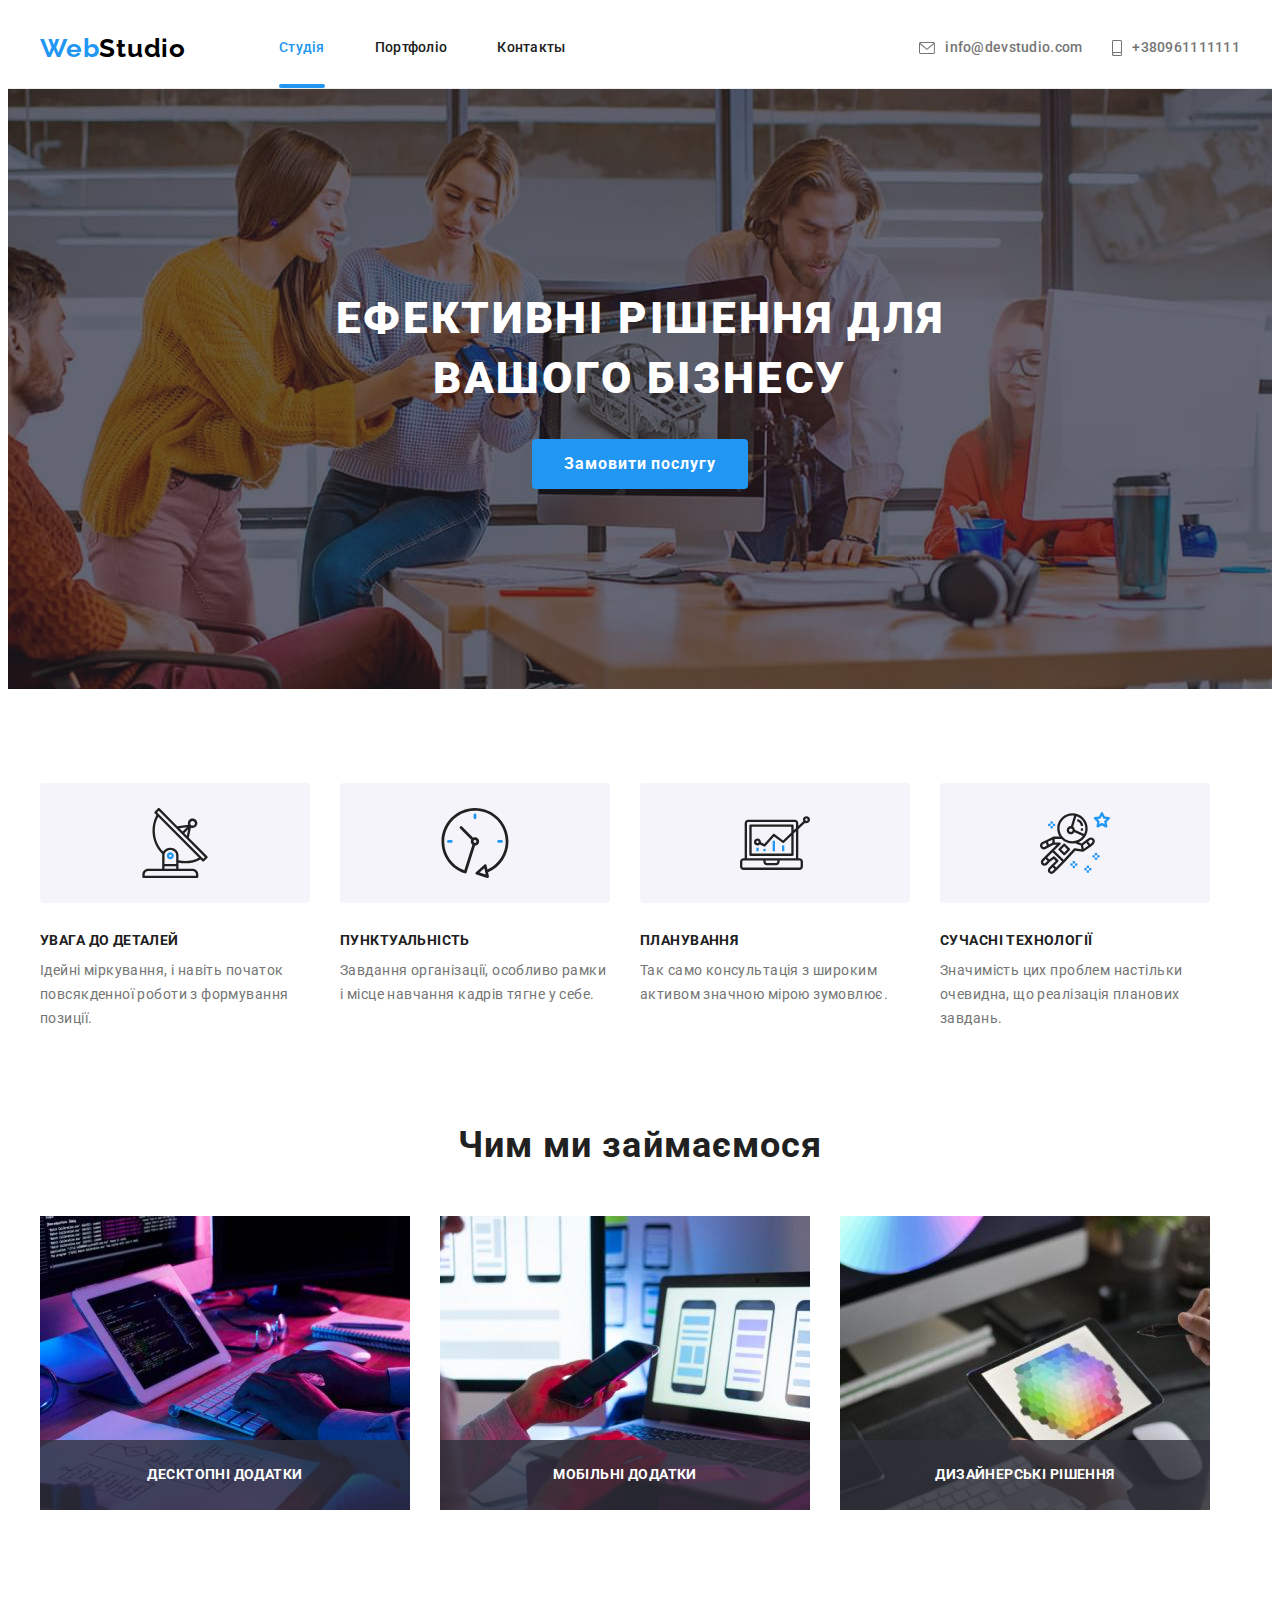
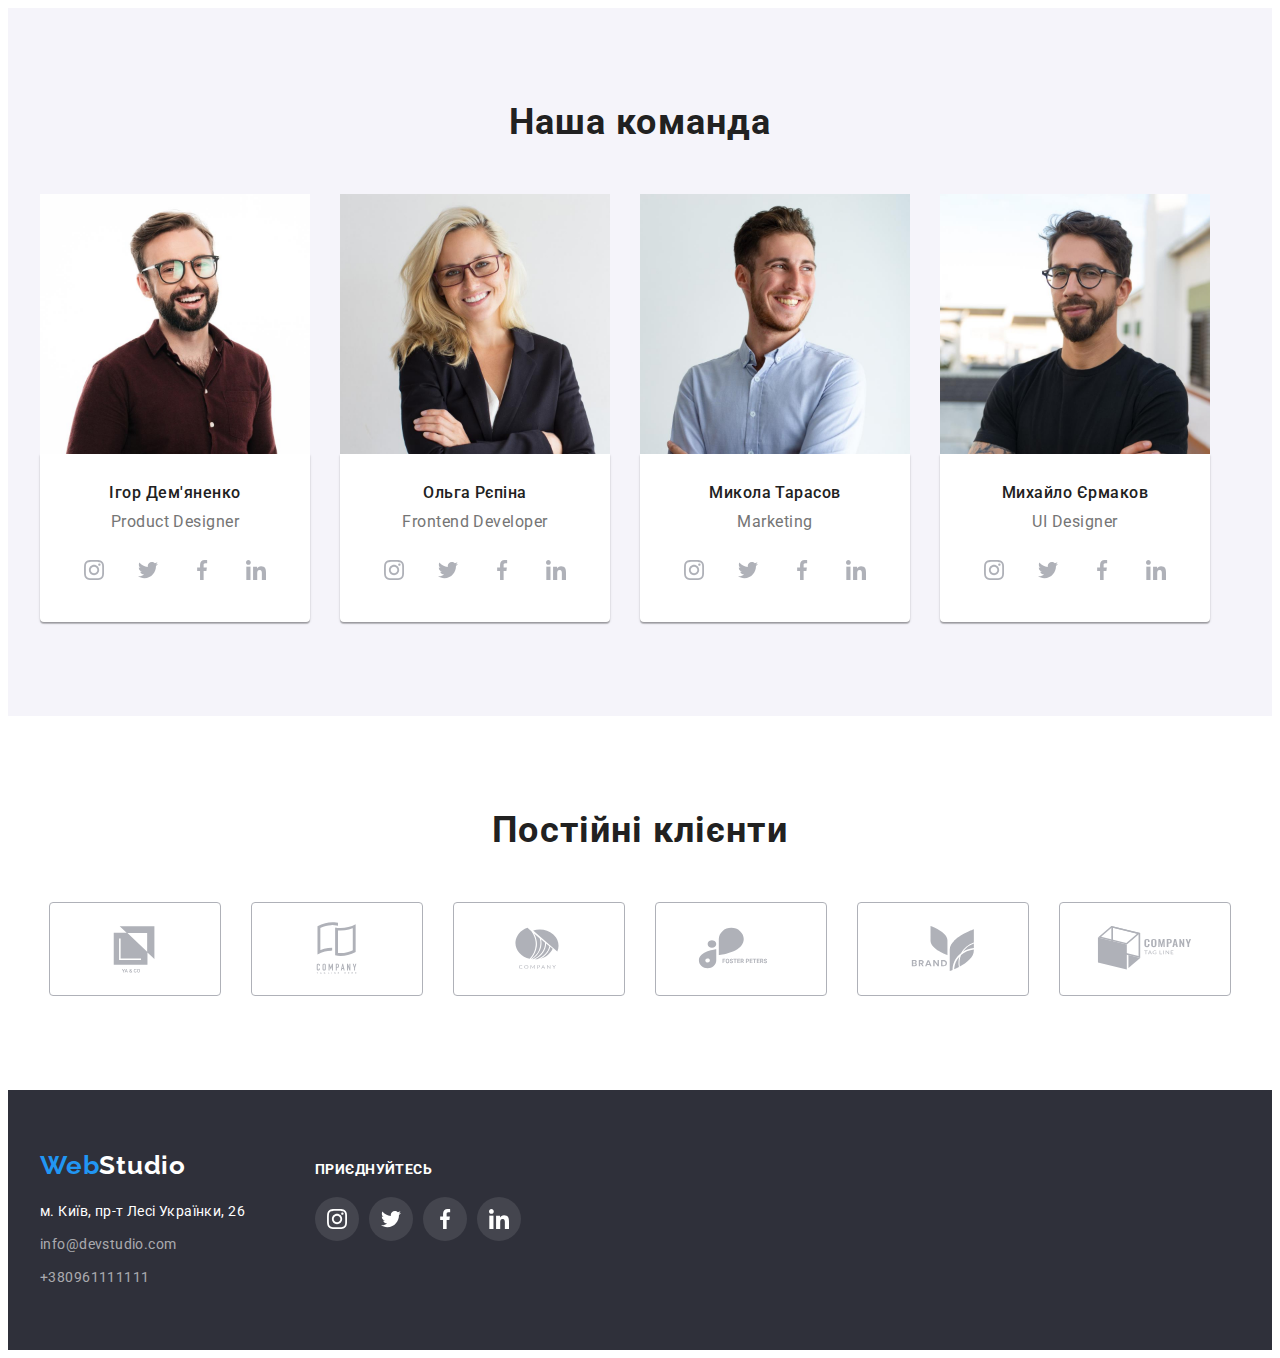
<file: index.html>
<!DOCTYPE html>
<html lang="X-UA-Compatible">
  <head>
    <meta charset="UTF-8" />
    <meta http-equiv="X-UA-Compatible" content="IE=edge" />
    <meta name="viewport" content="width=device-width, initial-scale=1.0" />
    <title>WebStudio</title>
    <link rel="preconnect" href="https://fonts.googleapis.com" />
    <link rel="preconnect" href="https://fonts.gstatic.com" crossorigin />
    <link
      href="https://fonts.googleapis.com/css2?family=Raleway:wght@700&family=Roboto:wght@400;500;700;900&display=swap"
      rel="stylesheet"
    />
    <link
      rel="stylesheet"
      href="https://cdnjs.cloudflare.com/ajax/libs/modern-normalize/1.1.0/modern-normalize.min.css"
      integrity="sha512-wpPYUAdjBVSE4KJnH1VR1HeZfpl1ub8YT/NKx4PuQ5NmX2tKuGu6U/JRp5y+Y8XG2tV+wKQpNHVUX03MfMFn9Q=="
      crossorigin="anonymous"
      referrerpolicy="no-referrer"
    />
    <link rel="stylesheet" href="./css/style.css" />
  </head>
  <body>
    <!-- Новигация, контакты и тд -->

    <header class="header">
      <div class="header-container container">
        <nav class="header-nav">
          <a class="header-logo link" href="" lang="en"
            ><span lang="en">Web</span>Studio
          </a>

          <ul class="header-list list">
            <li class="header-item">
              <a class="header-link link active current" href="./index.html"
                >Студія</a
              >
            </li>
            <li class="header-item">
              <a class="header-link link" href="./portfolio.html">Портфоліо</a>
            </li>
            <li class="header-item">
              <a class="header-link link" href="">Контакты</a>
            </li>
          </ul>
        </nav>
        <ul class="header-contact list">
          <li class="header-contact-item">
            <a class="header-mail link" href="mailto:info@devstudio.com">
              <svg class="mail-icon" width="16" height="12">
                <use href="./images/stydi/symbol-defs.svg#icon-envelope"></use>
              </svg>
              info@devstudio.com
            </a>
          </li>
          <li class="header-contact-item">
            <a class="header-tel link" href="tel:+380961111111">
              <svg class="tel-icon" width="10" height="16">
                <use
                  href="./images/stydi/symbol-defs.svg#icon-smartphone"
                ></use>
              </svg>
              +380961111111
            </a>
          </li>
        </ul>
      </div>
    </header>

    <!-- Слоган -->

    <main class="">
      <section class="hero">
        <h1 class="hero-title">
          Ефективні рішення для<br />
          вашого бізнесу
        </h1>
        <button class="hero-btn" type="button" data-modal-open>
          Замовити послугу
        </button>
      </section>

      <!-- Проф скил -->

      <section class="priorities section">
        <div class="priorities-container container">
          <ul class="priorities-list list">
            <li class="priorities-item">
              <div class="priorities-icon">
                <svg class="priorities-icons">
                  <use
                    href="./images/stydi/symbol-defs.svg#icon-antenna-1"
                  ></use>
                </svg>
              </div>
              <h3 class="priorities-title">УВАГА ДО ДЕТАЛЕЙ</h3>
              <p class="priorities-text">
                Ідейні міркування, і навіть початок повсякденної роботи з
                формування позиції.
              </p>
            </li>
            <li class="priorities-item">
              <div class="priorities-icon">
                <svg class="priorities-icons">
                  <use href="./images/stydi/symbol-defs.svg#icon-clock-1"></use>
                </svg>
              </div>
              <h3 class="priorities-title">ПУНКТУАЛЬНІСТЬ</h3>
              <p class="priorities-text">
                Завдання організації, особливо рамки і місце навчання кадрів
                тягне у себе.
              </p>
            </li>
            <li class="priorities-item">
              <div class="priorities-icon">
                <svg class="priorities-icons">
                  <use
                    href="./images/stydi/symbol-defs.svg#icon-diagram-1"
                  ></use>
                </svg>
              </div>
              <h3 class="priorities-title">ПЛАНУВАННЯ</h3>
              <p class="priorities-text">
                Так само консультація з широким активом значною мірою зумовлює.
              </p>
            </li>
            <li class="priorities-item">
              <div class="priorities-icon">
                <svg class="priorities-icons">
                  <use
                    href="./images/stydi/symbol-defs.svg#icon-astronaut-1"
                  ></use>
                </svg>
              </div>
              <h3 class="priorities-title">СУЧАСНІ ТЕХНОЛОГІЇ</h3>
              <p class="priorities-text">
                Значимість цих проблем настільки очевидна, що реалізація
                планових завдань.
              </p>
            </li>
          </ul>
        </div>
      </section>

      <!-- Вид деятельности -->

      <section class="example section">
        <div class="example-container container">
          <h2 class="example-title">Чим ми займаємося</h2>
          <ul class="example-list list">
            <li class="example-item">
              <div class="example-thumb">
                <img
                  class="example-img"
                  src="./images/stydi/img1.jpg"
                  alt="Програмист пишет код"
                  width="370"
                  height="294"
                />
                <p class="example-text">Десктопні додатки</p>
              </div>
            </li>
            <li class="example-item">
              <div class="example-thumb">
                <img
                  class="example-img"
                  src="./images/stydi/img2.jpg"
                  alt="Дизайн меню для смартфона"
                  width="370"
                  height="294"
                />
                <p class="example-text">Мобільні додатки</p>
              </div>
            </li>
            <li class="example-item">
              <div class="example-thumb">
                <img
                  class="example-img"
                  src="./images/stydi/img3.jpg"
                  alt="В руках планшет со стилусом"
                  width="370"
                  height="294"
                />
                <p class="example-text">Дизайнерські рішення</p>
              </div>
            </li>
          </ul>
        </div>
      </section>

      <!-- Сотрудники -->

      <section class="team section">
        <div class="team-container container">
          <h2 class="team-title">Наша команда</h2>
          <ul class="team-list list">
            <li class="team-item">
              <img
                class="team-img"
                src="./images/stydi/img4.jpg"
                alt="Игорь Демьяненко"
                width="270"
                height="260"
              />

              <div class="team-employee">
                <h3 class="team-subtitle">Ігор Дем'яненко</h3>
                <p class="team-text" lang="en">Product Designer</p>
                <ul class="team-social-list list">
                  <li class="team-social-item">
                    <a class="team-social-link link" href="">
                      <svg class="team-social-icon" width="20" height="20">
                        <use
                          href="./images/stydi/symbol-defs.svg#icon-instagram-2"
                        ></use>
                      </svg>
                    </a>
                  </li>

                  <li class="team-social-item">
                    <a class="team-social-link link" href="">
                      <svg class="team-social-icon" width="20" height="20">
                        <use
                          href="./images/stydi/symbol-defs.svg#icon-twitter-1"
                        ></use>
                      </svg>
                    </a>
                  </li>

                  <li class="team-social-item">
                    <a class="team-social-link link" href="">
                      <svg class="team-social-icon" width="20" height="20">
                        <use
                          href="./images/stydi/symbol-defs.svg#icon-facebook-1"
                        ></use>
                      </svg>
                    </a>
                  </li>

                  <li class="team-social-item">
                    <a class="team-social-link link" href="">
                      <svg class="team-social-icon" width="20" height="20">
                        <use
                          href="./images/stydi/symbol-defs.svg#icon-linkedin-1"
                        ></use>
                      </svg>
                    </a>
                  </li>
                </ul>
              </div>
            </li>

            <li class="team-item">
              <img
                class="team-img"
                src="./images/stydi/img5.jpg"
                alt="Ольга Репина"
                width="270"
                height="260"
              />
              <div class="team-employee">
                <h3 class="team-subtitle">Ольга Рєпіна</h3>
                <p class="team-text" lang="en">Frontend Developer</p>
                <ul class="team-social-list list">
                  <li class="team-social-item">
                    <a class="team-social-link link" href="">
                      <svg class="team-social-icon" width="20" height="20">
                        <use
                          href="./images/stydi/symbol-defs.svg#icon-instagram-2"
                        ></use>
                      </svg>
                    </a>
                  </li>

                  <li class="team-social-item">
                    <a class="team-social-link link" href="">
                      <svg class="team-social-icon" width="20" height="20">
                        <use
                          href="./images/stydi/symbol-defs.svg#icon-twitter-1"
                        ></use>
                      </svg>
                    </a>
                  </li>

                  <li class="team-social-item">
                    <a class="team-social-link link" href="">
                      <svg class="team-social-icon" width="20" height="20">
                        <use
                          href="./images/stydi/symbol-defs.svg#icon-facebook-1"
                        ></use>
                      </svg>
                    </a>
                  </li>

                  <li class="team-social-item">
                    <a class="team-social-link link" href="">
                      <svg class="team-social-icon" width="20" height="20">
                        <use
                          href="./images/stydi/symbol-defs.svg#icon-linkedin-1"
                        ></use>
                      </svg>
                    </a>
                  </li>
                </ul>
              </div>
            </li>

            <li class="team-item">
              <img
                class="team-img"
                src="./images/stydi/img6.jpg"
                alt="Николай Тарасов"
                width="270"
                height="260"
              />
              <div class="team-employee">
                <h3 class="team-subtitle">Микола Тарасов</h3>
                <p class="team-text" lang="en">Marketing</p>
                <ul class="team-social-list list">
                  <li class="team-social-item">
                    <a class="team-social-link link" href="">
                      <svg class="team-social-icon" width="20" height="20">
                        <use
                          href="./images/stydi/symbol-defs.svg#icon-instagram-2"
                        ></use>
                      </svg>
                    </a>
                  </li>

                  <li class="team-social-item">
                    <a class="team-social-link link" href="">
                      <svg class="team-social-icon" width="20" height="20">
                        <use
                          href="./images/stydi/symbol-defs.svg#icon-twitter-1"
                        ></use>
                      </svg>
                    </a>
                  </li>

                  <li class="team-social-item">
                    <a class="team-social-link link" href="">
                      <svg class="team-social-icon" width="20" height="20">
                        <use
                          href="./images/stydi/symbol-defs.svg#icon-facebook-1"
                        ></use>
                      </svg>
                    </a>
                  </li>

                  <li class="team-social-item">
                    <a class="team-social-link link" href="">
                      <svg class="team-social-icon" width="20" height="20">
                        <use
                          href="./images/stydi/symbol-defs.svg#icon-linkedin-1"
                        ></use>
                      </svg>
                    </a>
                  </li>
                </ul>
              </div>
            </li>

            <li class="team-item">
              <img
                class="team-img"
                src="./images/stydi/img7.jpg"
                alt="Михаил Ермаков"
                width="270"
                height="260"
              />
              <div class="team-employee">
                <h3 class="team-subtitle">Михайло Єрмаков</h3>
                <p class="team-text" lang="en">UI Designer</p>
                <ul class="team-social-list list">
                  <li class="team-social-item">
                    <a class="team-social-link link" href="">
                      <svg class="team-social-icon" width="20" height="20">
                        <use
                          href="./images/stydi/symbol-defs.svg#icon-instagram-2"
                        ></use>
                      </svg>
                    </a>
                  </li>

                  <li class="team-social-item">
                    <a class="team-social-link link" href="">
                      <svg class="team-social-icon" width="20" height="20">
                        <use
                          href="./images/stydi/symbol-defs.svg#icon-twitter-1"
                        ></use>
                      </svg>
                    </a>
                  </li>

                  <li class="team-social-item">
                    <a class="team-social-link link" href="">
                      <svg class="team-social-icon" width="20" height="20">
                        <use
                          href="./images/stydi/symbol-defs.svg#icon-facebook-1"
                        ></use>
                      </svg>
                    </a>
                  </li>

                  <li class="team-social-item">
                    <a class="team-social-link link" href="">
                      <svg class="team-social-icon" width="20" height="20">
                        <use
                          href="./images/stydi/symbol-defs.svg#icon-linkedin-1"
                        ></use>
                      </svg>
                    </a>
                  </li>
                </ul>
              </div>
            </li>
          </ul>
        </div>
      </section>

      <!----------------------------CLIENTS----------------->

      <section class="clients section">
        <div class="clients-container container">
          <h2 class="clients-title">Постійні клієнти</h2>
          <ul class="clients-list list">
            <li class="clients-item">
              <a class="clients-link" href="">
                <svg class="clients-icon width=100 height=100">
                  <use href="./images/stydi/symbol-defs.svg#icon-Logo"></use>
                </svg>
              </a>
            </li>
            <li class="clients-item">
              <a class="clients-link" href="">
                <svg class="clients-icon width=100 height=100">
                  <use href="./images/stydi/symbol-defs.svg#icon-Logo-1"></use>
                </svg>
              </a>
            </li>
            <li class="clients-item">
              <a class="clients-link" href="">
                <svg class="clients-icon width=100 height=100">
                  <use href="./images/stydi/symbol-defs.svg#icon-Logo-2"></use>
                </svg>
              </a>
            </li>
            <li class="clients-item">
              <a class="clients-link" href="">
                <svg class="clients-icon width=100 height=100">
                  <use href="./images/stydi/symbol-defs.svg#icon-Logo-3"></use>
                </svg>
              </a>
            </li>
            <li class="clients-item">
              <a class="clients-link" href="">
                <svg class="clients-icon width=100 height=100">
                  <use href="./images/stydi/symbol-defs.svg#icon-Logo-4"></use>
                </svg>
              </a>
            </li>
            <li class="clients-item">
              <a class="clients-link" href="">
                <svg class="clients-icon width=100 height=100">
                  <use href="./images/stydi/symbol-defs.svg#icon-Logo-5"></use>
                </svg>
              </a>
            </li>
          </ul>
        </div>
      </section>
    </main>

    <!-- Подвал с контактами -->
    <footer class="footer">
      <div class="footer-container container">
        <div class="footer-blok">
          <a class="footer-logo link" href="" lang="en"
            ><span lang="en">Web</span>Studio</a
          >
          <address class="footer-contact">
            <ul class="footer-list list">
              <li class="footer-item">
                <a
                  class="footer-address link"
                  href="https://goo.gl/maps/cScgRgd44BL1W8yu9"
                  target="_blank"
                  rel="noopener noreferrer"
                  >м. Київ, пр-т Лесі Українки, 26
                </a>
              </li>
              <li class="footer-item">
                <a class="footer-mail link" href="mailto:info@devstudio.com"
                  >info@devstudio.com
                </a>
              </li>
              <li class="footer-item">
                <a class="footer-tel link" href="tel:+380961111111"
                  >+380961111111</a
                >
              </li>
            </ul>
          </address>
        </div>
        <div class="footer-social">
          <h3 class="footer-social-title">приєднуйтесь</h3>
          <ul class="footer-social-list list">
            <li class="footer-social-item">
              <a class="footer-social-link link" href="">
                <svg class="footer-social-icon" width="20" height="20">
                  <use
                    href="./images/stydi/symbol-defs.svg#icon-instagram-2"
                  ></use>
                </svg>
              </a>
            </li>
            <li class="footer-social-item">
              <a class="footer-social-link link" href="">
                <svg class="footer-social-icon" width="20" height="20">
                  <use
                    href="./images/stydi/symbol-defs.svg#icon-twitter-1"
                  ></use>
                </svg>
              </a>
            </li>
            <li class="footer-social-item">
              <a class="footer-social-link link" href="">
                <svg class="footer-social-icon" width="20" height="20">
                  <use
                    href="./images/stydi/symbol-defs.svg#icon-facebook-1"
                  ></use>
                </svg>
              </a>
            </li>
            <li class="footer-social-item">
              <a class="footer-social-link link" href="">
                <svg class="footer-social-icon" width="20" height="20">
                  <use
                    href="./images/stydi/symbol-defs.svg#icon-linkedin-1"
                  ></use>
                </svg>
              </a>
            </li>
          </ul>
        </div>
      </div>
    </footer>
    <div class="backdrop is-hidden" data-modal>
      <div class="modal">
        <button class="modal-close" type="button" data-modal-close>
          <svg class="modal-close-icon" width="11" height="11">
            <use href="./images/stydi/symbol-defs.svg#icon-close"></use>
          </svg>
        </button>
      </div>
    </div>
    <script src="./js/modal.js"></script>
  </body>
</html>
</file>
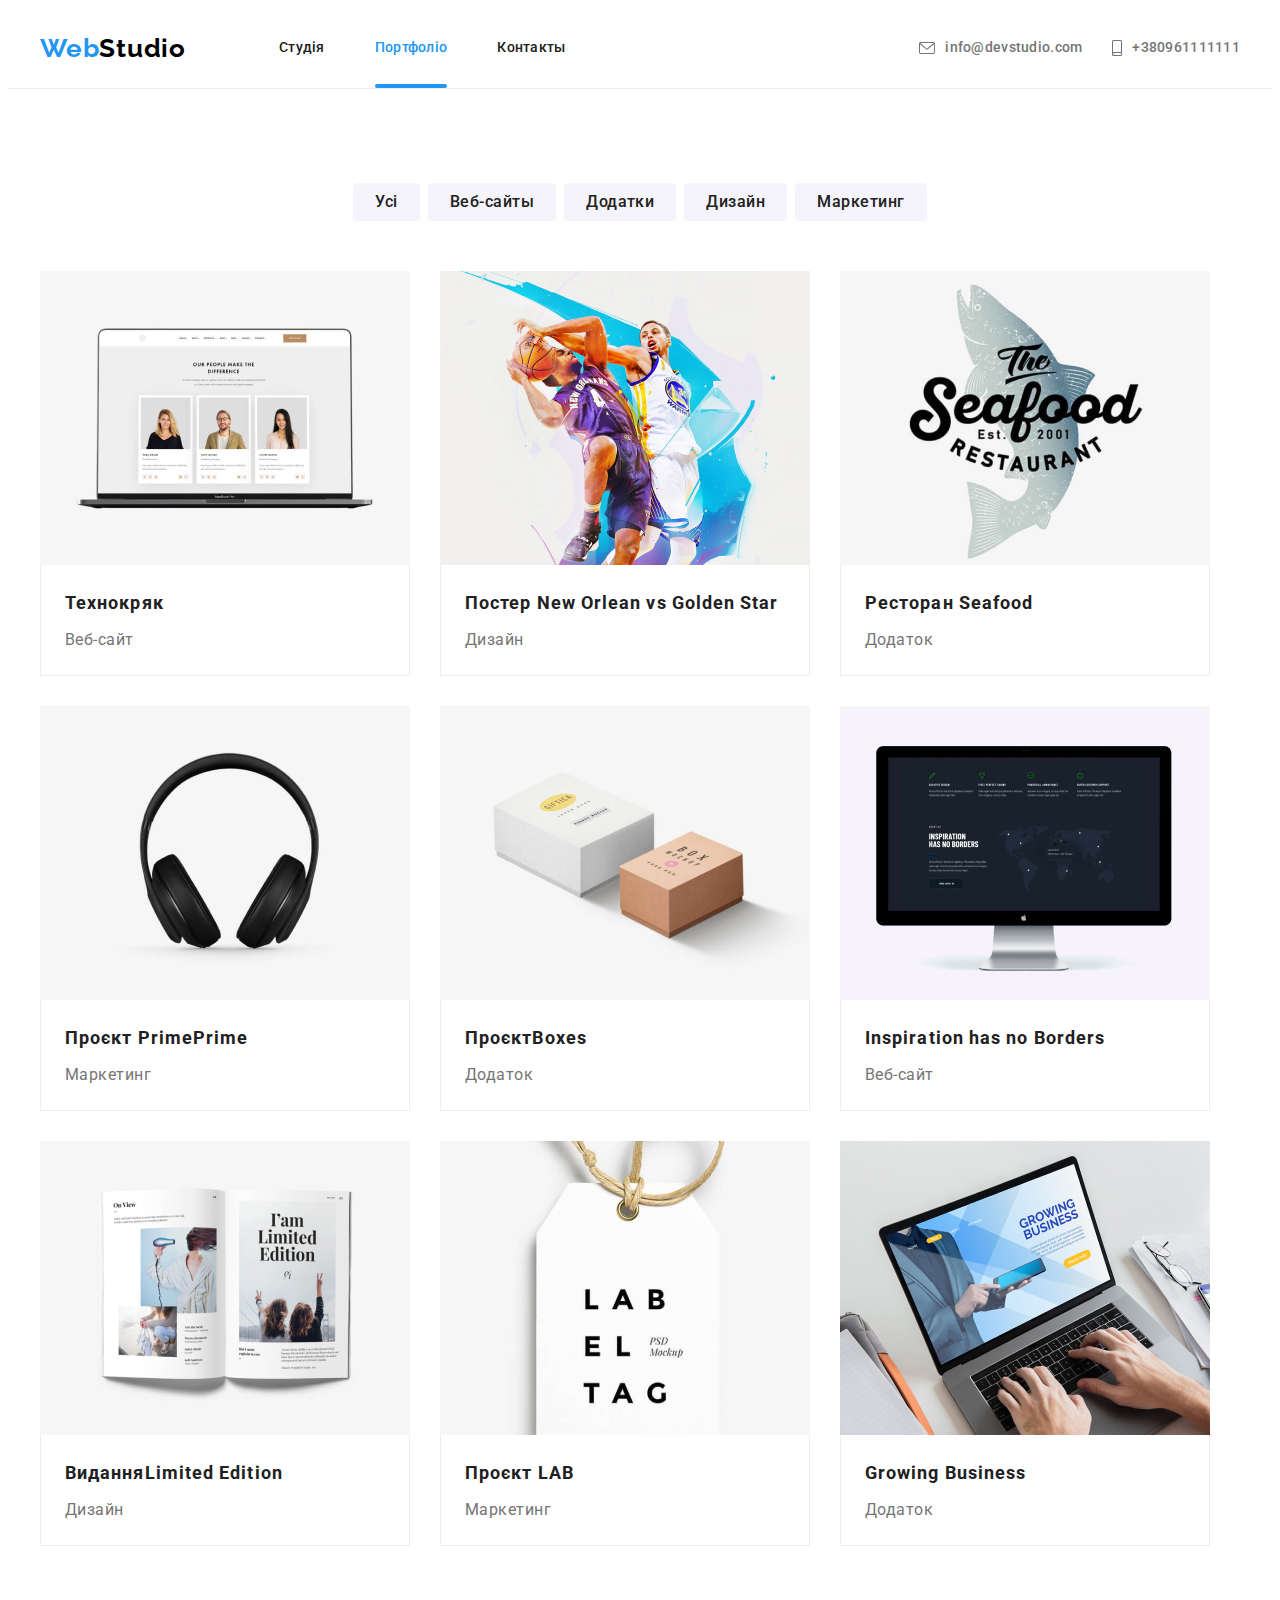
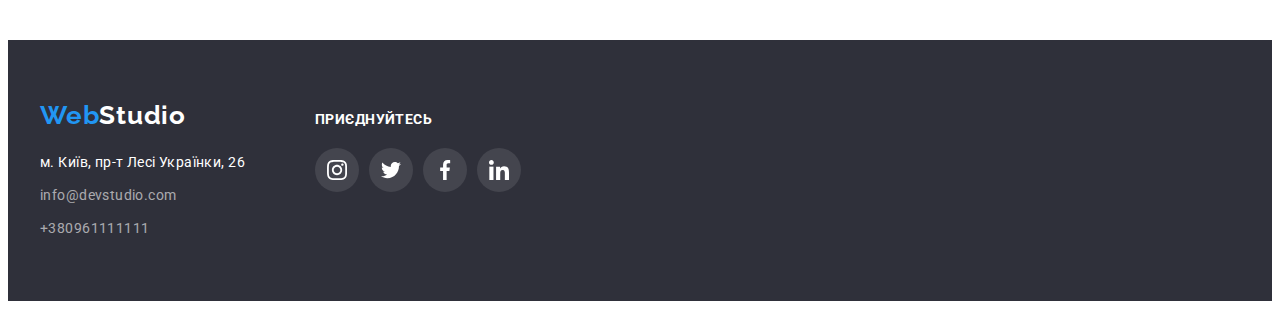
<file: portfolio.html>
<!DOCTYPE html>
<html lang="X-UA-Compatible">
  <head>
    <meta charset="UTF-8" />
    <meta http-equiv="X-UA-Compatible" content="IE=edge" />
    <meta name="viewport" content="width=device-width, initial-scale=1.0" />
    <title>WebStudio</title>
    <link rel="preconnect" href="https://fonts.googleapis.com" />
    <link rel="preconnect" href="https://fonts.gstatic.com" crossorigin />
    <link
      href="https://fonts.googleapis.com/css2?family=Raleway:wght@700&family=Roboto:wght@400;500;700;900&display=swap"
      rel="stylesheet"
    />
    <link
      rel="stylesheet"
      href="https://cdnjs.cloudflare.com/ajax/libs/modern-normalize/1.1.0/modern-normalize.min.css"
      integrity="sha512-wpPYUAdjBVSE4KJnH1VR1HeZfpl1ub8YT/NKx4PuQ5NmX2tKuGu6U/JRp5y+Y8XG2tV+wKQpNHVUX03MfMFn9Q=="
      crossorigin="anonymous"
      referrerpolicy="no-referrer"
    />
    <link rel="stylesheet" href="./css/style.css" />
  </head>
  <body>
    <!------------------HEADER----------------->

    <header class="header">
      <div class="header-container container">
        <nav class="header-nav">
          <a class="header-logo link" href="" lang="en"
            ><span lang="en">Web</span>Studio
          </a>

          <ul class="header-list list">
            <li class="header-item">
              <a class="header-link link" href="./index.html">Студія</a>
            </li>
            <li class="header-item">
              <a class="header-link link active current" href="./portfolio.html"
                >Портфоліо</a
              >
            </li>
            <li class="header-item">
              <a class="header-link link" href="">Контакты</a>
            </li>
          </ul>
        </nav>
        <ul class="header-contact list">
          <li class="header-contact-item">
            <a class="header-mail link" href="mailto:info@devstudio.com">
              <svg class="mail-icon" width="16" height="12">
                <use href="./images/stydi/symbol-defs.svg#icon-envelope"></use>
              </svg>
              info@devstudio.com
            </a>
          </li>
          <li class="header-contact-item">
            <a class="header-tel link" href="tel:+380961111111">
              <svg class="tel-icon" width="10" height="16">
                <use
                  href="./images/stydi/symbol-defs.svg#icon-smartphone"
                ></use>
              </svg>
              +380961111111</a
            >
          </li>
        </ul>
      </div>
    </header>

    <!------------------------PORTFOLIO----------------->

    <main>
      <section class="portfolio section">
        <div class="portfolio-container container">
          <ul class="button-list list">
            <li class="button-item">
              <button class="nav-button" type="button">Усі</button>
            </li>
            <li class="button-item">
              <button class="nav-button" type="button">Веб-сайты</button>
            </li>
            <li class="button-item">
              <button class="nav-button" type="button">Додатки</button>
            </li>
            <li class="button-item">
              <button class="nav-button" type="button">Дизайн</button>
            </li>
            <li class="button-item">
              <button class="nav-button" type="button">Маркетинг</button>
            </li>
          </ul>

          <ul class="project-list list">
            <li class="project-item">
              <a class="project-link link">
                <div class="project-thumb">
                  <img
                    class="project-img"
                    src="./images/portfolio/img1.jpg"
                    alt="открытый ноутбук"
                    width="370"
                    height="294"
                  />
                  <p class="project-thumb-text">
                    Ресурс пропонує комплексні пропозиції з різним рівнем
                    функціоналу та сервісів. Все це дозволить відвідувачу
                    отримати вичерпні відомості про компанію чи приватну особу.
                  </p>
                </div>
                <div class="project-description">
                  <h1 class="project-title">Технокряк</h1>
                  <p class="project-text">Веб-сайт</p>
                </div>
              </a>
            </li>

            <li class="project-item">
              <a class="project-link link">
                <div class="project-thumb">
                  <img
                    class="project-img"
                    src="./images/portfolio/img2.jpg"
                    alt="постер с двумя баскетболистами"
                    width="370"
                    height="294"
                  />
                  <p class="project-thumb-text">
                    Ресурс пропонує комплексні пропозиції з різним рівнем
                    функціоналу та сервісів. Все це дозволить відвідувачу
                    отримати вичерпні відомості про компанію чи приватну особу.
                  </p>
                </div>
                <div class="project-description">
                  <h1 class="project-title">
                    Постер <span lang="en">New Orlean vs Golden Star</span>
                  </h1>
                  <p class="project-text">Дизайн</p>
                </div>
              </a>
            </li>

            <li class="project-item">
              <a class="project-link link">
                <div class="project-thumb">
                  <img
                    class="project-img"
                    src="./images/portfolio/img3.jpg"
                    alt="логотип ресторана морепродуктов"
                    width="370"
                    height="294"
                  />
                  <p class="project-thumb-text">
                    Ресурс пропонує комплексні пропозиції з різним рівнем
                    функціоналу та сервісів. Все це дозволить відвідувачу
                    отримати вичерпні відомості про компанію чи приватну особу.
                  </p>
                </div>
                <div class="project-description">
                  <h1 class="project-title">
                    Ресторан <span lang="en">Seafood</span>
                  </h1>
                  <p class="project-text">Додаток</p>
                </div>
              </a>
            </li>

            <li class="project-item">
              <a class="project-link link">
                <div class="project-thumb">
                  <img
                    class="project-img"
                    src="./images/portfolio/img4.jpg"
                    alt="наушники"
                    width="370"
                    height="294"
                  />
                  <p class="project-thumb-text">
                    Ресурс пропонує комплексні пропозиції з різним рівнем
                    функціоналу та сервісів. Все це дозволить відвідувачу
                    отримати вичерпні відомості про компанію чи приватну особу.
                  </p>
                </div>
                <div class="project-description">
                  <h1 class="project-title">
                    Проєкт Prime<span lang="en">Prime</span>
                  </h1>
                  <p class="project-text">Маркетинг</p>
                </div>
              </a>
            </li>

            <li class="project-item">
              <a class="project-link link">
                <div class="project-thumb">
                  <img
                    class="project-img"
                    src="./images/portfolio/img5.jpg"
                    alt="две коробочки"
                    width="370"
                    height="294"
                  />
                  <p class="project-thumb-text">
                    Ресурс пропонує комплексні пропозиції з різним рівнем
                    функціоналу та сервісів. Все це дозволить відвідувачу
                    отримати вичерпні відомості про компанію чи приватну особу.
                  </p>
                </div>
                <div class="project-description">
                  <h1 class="project-title">
                    Проєкт<span lang="en">Boxes</span>
                  </h1>
                  <p class="project-text">Додаток</p>
                </div>
              </a>
            </li>

            <li class="project-item">
              <a class="project-link link">
                <div class="project-thumb">
                  <img
                    class="project-img"
                    src="./images/portfolio/img6.jpg"
                    alt="моритор"
                    width="370"
                    height="294"
                  />
                  <p class="project-thumb-text">
                    Ресурс пропонує комплексні пропозиції з різним рівнем
                    функціоналу та сервісів. Все це дозволить відвідувачу
                    отримати вичерпні відомості про компанію чи приватну особу.
                  </p>
                </div>
                <div class="project-description">
                  <h1 class="project-title" lang="en">
                    Inspiration has no Borders
                  </h1>
                  <p class="project-text">Веб-сайт</p>
                </div>
              </a>
            </li>

            <li class="project-item">
              <a class="project-link link">
                <div class="project-thumb">
                  <img
                    class="project-img"
                    src="./images/portfolio/img7.jpg"
                    alt="открытый журнал"
                    width="370"
                    height="294"
                  />
                  <p class="project-thumb-text">
                    Ресурс пропонує комплексні пропозиції з різним рівнем
                    функціоналу та сервісів. Все це дозволить відвідувачу
                    отримати вичерпні відомості про компанію чи приватну особу.
                  </p>
                </div>
                <div class="project-description">
                  <h1 class="project-title">
                    Видання<span lang="en">Limited Edition</span>
                  </h1>
                  <p class="project-text">Дизайн</p>
                </div>
              </a>
            </li>

            <li class="project-item">
              <a class="project-link link">
                <div class="project-thumb">
                  <img
                    class="project-img"
                    src="./images/portfolio/img8.jpg"
                    alt="бирка"
                    width="370"
                    height="294"
                  />
                  <p class="project-thumb-text">
                    Ресурс пропонує комплексні пропозиції з різним рівнем
                    функціоналу та сервісів. Все це дозволить відвідувачу
                    отримати вичерпні відомості про компанію чи приватну особу.
                  </p>
                </div>
                <div class="project-description">
                  <h1 class="project-title">
                    Проєкт <span lang="en">LAB</span>
                  </h1>
                  <p class="project-text">Маркетинг</p>
                </div>
              </a>
            </li>

            <li class="project-item">
              <a class="project-link link">
                <div class="project-thumb">
                  <img
                    class="project-img"
                    src="./images/portfolio/img9.jpg"
                    alt="работа за ноутбуком"
                    width="370"
                    height="294"
                  />
                  <p class="project-thumb-text">
                    Ресурс пропонує комплексні пропозиції з різним рівнем
                    функціоналу та сервісів. Все це дозволить відвідувачу
                    отримати вичерпні відомості про компанію чи приватну особу.
                  </p>
                </div>
                <div class="project-description">
                  <h1 class="project-title" lang="en">Growing Business</h1>
                  <p class="project-text">Додаток</p>
                </div>
              </a>
            </li>
          </ul>
        </div>
      </section>
    </main>
    <!-----------------FOOTER-------------->
    <footer class="footer">
      <div class="footer-container container">
        <div class="footer-blok">
          <a href="" lang="en" class="footer-logo link"
            ><span lang="en">Web</span>Studio</a
          >
          <address class="footer-contact">
            <ul class="footer-list list">
              <li class="footer-item">
                <a
                  class="footer-address link"
                  href="https://goo.gl/maps/cScgRgd44BL1W8yu9"
                  target="_blank"
                  rel="noopener noreferrer"
                  >м. Київ, пр-т Лесі Українки, 26</a
                >
              </li>
              <li class="footer-item">
                <a class="footer-mail link" href="mailto:info@devstudio.com"
                  >info@devstudio.com</a
                >
              </li>
              <li class="footer-item">
                <a class="footer-tel link" href="tel:+380961111111"
                  >+380961111111</a
                >
              </li>
            </ul>
          </address>
        </div>

        <div class="footer-social">
          <h3 class="footer-social-title">приєднуйтесь</h3>
          <ul class="footer-social-list list">
            <li class="footer-social-item">
              <a class="footer-social-link link" href="">
                <svg class="footer-social-icon" width="20" height="20">
                  <use
                    href="./images/stydi/symbol-defs.svg#icon-instagram-2"
                  ></use>
                </svg>
              </a>
            </li>
            <li class="footer-social-item">
              <a class="footer-social-link link" href="">
                <svg class="footer-social-icon" width="20" height="20">
                  <use
                    href="./images/stydi/symbol-defs.svg#icon-twitter-1"
                  ></use>
                </svg>
              </a>
            </li>
            <li class="footer-social-item">
              <a class="footer-social-link link" href="">
                <svg class="footer-social-icon" width="20" height="20">
                  <use
                    href="./images/stydi/symbol-defs.svg#icon-facebook-1"
                  ></use>
                </svg>
              </a>
            </li>
            <li class="footer-social-item">
              <a class="footer-social-link link" href="">
                <svg class="footer-social-icon" width="20" height="20">
                  <use
                    href="./images/stydi/symbol-defs.svg#icon-linkedin-1"
                  ></use>
                </svg>
              </a>
            </li>
          </ul>
        </div>
      </div>
    </footer>
  </body>
</html>
</file>
<file: css/style.css>
body {
    background-color: #ffffff;
    color: #212121;
    font-family: "Roboto", sans-serif;
}

:root {
    --basic-text-color: #212121;
    --secondary-text-color: #757575;
    /*--basic-font-weigt: ;
    --secondary-font-weigt: font-weight :500;*/
}


h1,
h2,
h3,
h4,
h5,
h6,
p {
    margin: 0;
}

ul {
    margin: 0;
    padding: 0;
}

img {
    display: block;
    max-width: 100%;
}

.container {
    width: 1200px;
    padding-left: 15px;
    padding-right: 15px;
    margin-left: auto;
    margin-right: auto;
}

button {
    cursor: pointer;
}

.visually-hidden {
    position: absolute;
    white-space: nowrap;
    width: 1px;
    height: 1px;
    overflow: hidden;
    border: 0;
    padding: 0;
    clip: rect(0 0 0 0);
    clip-path: inset(50%);
    margin: -1px;
}

nav {
    display: flex;
}

.section {
    padding-top: 94px;
    padding-bottom: 94px;
}

.link {
    text-decoration: none;
}

.list {
    list-style: none;
}

/*----------------- HEADER -----------------*/

.header {
    background-color: #FFFFFF;
    border-bottom: 1px solid #ececec;
}

.header-container {
    display: flex;
}

.header-logo {
    display: flex;
    align-items: center;

    color: #000;
    font-family: Raleway;
    font-weight: 700;
    font-size: 26px;
    line-height: 1.19;
    letter-spacing: 0.03em;
}

.header-logo span {
    color: #2196F3;

}

.header-list {
    margin-left: 93px;
    display: flex;
    color: inherit;
    font-family: inherit;
    font-weight: 500;
    font-size: 14px;
    line-height: 1.14;
    letter-spacing: 0.02em;
}

.header-item+.header-item {
    margin-left: 50px;
}

.header-list :hover,
.header-list :focus {
    color: #2196F3;
}

.header-link {
    color: currentColor;
}

.active::after {
    content: "";
    position: absolute;
    display: block;

    width: 100%;
    height: 4px;

    bottom: 0;
    left: 0px;

    border-radius: 2px;
    background-color: #2196F3;
}

.header-link {
    position: relative;
    display: block;

    padding-top: 32px;
    padding-bottom: 32px;

    transition: color 250ms cubic-bezier(0.4, 0, 0.2, 1);
}

.current {
    color: #2196F3;
}

.mail-icon,
.tel-icon {
    display: inline-flex;
    margin-right: 10px;
    fill: currentColor;
}

.header-contact {
    display: flex;
    color: var(--secondary-text-color);
    font-family: inherit;
    font-weight: 500;
    font-size: 14px;
    line-height: 1.14;
    letter-spacing: 0.02em;

    margin-left: auto;
}

.header-contact :hover,
.header-contact :focus {
    color: #2196F3;
}

.header-contact-item {
    margin-left: 30px;
}

.header-mail,
.header-tel {
    display: inline-flex;
    padding-top: 32px;
    padding-bottom: 32px;
    align-items: center;
    color: inherit;

    transition: color 250ms cubic-bezier(0.4, 0, 0.2, 1);
}


/*------------------  HERO  ----------------*/

.hero {
    background-color: #C4C4C4;
    background-image: linear-gradient(
        rgba(47, 48, 58, 0.4),
        rgba(47, 48, 58, 0.4)
        ),
      url(../images/stydi/heroimg.jpg);
    background-repeat: no-repeat;
    background-position: center;
    background-size: cover;
    padding: 200px 0px;
    text-align: center;
    width: max-content 1600px;
    text-align: center;
}

.hero-title {

    font-family: 'Roboto', sans-serif;
    font-weight: 900;
    font-size: 44px;
    line-height: 1.36;
    text-align: center;
    letter-spacing: 0.06em;
    text-transform: uppercase;

    color: #fff;

}

.hero-btn {
    display: inline-block;
    font-family: inherit;
    font-weight: 700;
    font-size: 16px;
    line-height: 1.88;

    text-align: center;
    letter-spacing: 0.06em;

    background-color: #2196F3;
    color: #fff;
    border-radius: 4px;
    border: none;

    padding: 10px 32px;
    min-width: 216px;
    margin-top: 30px;

    transition: background-color 500ms cubic-bezier(0.4, 0, 0.2, 1);
}

.hero-btn:hover,
.hero-btn:focus {
    background-color: #188CE8;
}

/*-----------------  Priorities  -------------------*/

.priorities-icon {
    display: flex;
    width: 270px;
    height: 120px;
    justify-content: center;
    align-items: center;
    background: #F5F4FA;
    border-radius: 4px;
}

.priorities-icons {
    width: 70px;
    height: 70px;
}

.priorities-list {
    display: flex;
}

.priorities-item+.priorities-item {
    margin-left: 30px;
}

.priorities-item {
    width: 270px;
}

.priorities-title {
    margin-top: 30px;

    font-family: inherit;
    font-weight: 700;
    font-size: 14px;
    line-height: 1.14;
    letter-spacing: 0.03em;

    color: var(--basic-text-color);
}

.priorities-text {
    margin-top: 10px;

    font-family: inherit;
    font-size: 14px;
    line-height: 1.71;
    letter-spacing: 0.03em;

    color: var(--secondary-text-color);
}

/*---------------------  EXAMPLE  -------------------*/

.example {
    padding-top: 0px;
}

.example-title {
    font-family: inherit;
    font-weight: 700;
    font-size: 36px;
    line-height: 1.16;
    text-align: center;
    letter-spacing: 0.03em;

    color: var(--basic-text-color);
}

.example-list {
    display: flex;
    margin-top: 50px;
}

.example-item+.example-item {
    margin-left: 30px;
}

.example-thumb {
    display: inline-flex;
    position: relative;
}

.example-text {
    display: flex;
    position: absolute;
    justify-content: center;
    align-items: center;
    bottom: 0;
    width: 100%;
    height: 70px;

    font-family: inherit;
    font-weight: 700;
    font-size: 14px;
    line-height: 1.14;
    text-align: center;
    letter-spacing: 0.03em;
    text-transform: uppercase;
    /*background-color: rgba(47, 48, 58, 0.8);*/

    background-image: linear-gradient(rgba(47, 48, 58, 0.8),
         rgba(47, 48, 58, 0.8));
    color: #FFFFFF;
}

/*--------------------  TEAM  -------------------------*/
.team {
    background-color: #F5F4FA;
}

.team-list {
    display: flex;
    margin-top: 50px;
    flex-wrap: wrap;
    gap: 30px;
}    
    /*margin: 0px;
    padding: 0px;
    margin-left: -30px;
    margin-top: -30px;
}

.team-item {
    flex-basis: calc(100% / 4 - 30px);
    margin-left: 30px;
    margin-top: 30px;
}*/

.team-title {
    font-family: inherit;
    font-weight: 700;
    font-size: 36px;
    line-height: 1.16;
    text-align: center;
    letter-spacing: 0.03em;

    color: var(--basic-text-color);

    margin-bottom: 50px;
}

.team-employee {
    background-color: #FFFFFF;
    padding: 30px 0px 30px 0px;
    box-shadow: 0px 1px 3px rgba(0, 0, 0, 0.12),
        0px 1px 1px rgba(0, 0, 0, 0.14),
        0px 2px 1px rgba(0, 0, 0, 0.2);
    border-radius: 0px 0px 4px 4px;
}

.team-subtitle {
    margin-top: 0px;

    font-family: inherit;
    font-weight: 500;
    font-size: 16px;
    line-height: 1.18;

    text-align: center;
    letter-spacing: 0.03em;

    color: var(--basic-text-color);
}

.team-text {
    margin-top: 10px;

    font-family: 'Roboto';
    font-size: 16px;
    line-height: 1.18;

    text-align: center;
    letter-spacing: 0.03em;

    color: var(--secondary-text-color);
}

.team-social-list {
    display: flex;
    justify-content: center;
    gap: 10px;
    margin-top: 16px;
}

.team-social-item {
    width: 44px;
    height: 44px;
   
}

.team-social-link {
    display: flex;

    width: 100%;
    height: 100%;

    align-items: center;
    justify-content: center;
    
    border-radius: 50%;
    
    background-color: #ffffff;
    color: #afb1b8;

    transition: color 250ms cubic-bezier(0.4, 0, 0.2, 1),
        background-color 250ms cubic-bezier(0.4, 0, 0.2, 1);
    }

.team-social-link:hover,
.team-social-link:focus {
    color: #fff;
    background-color: #2196F3;
}    

.team-social-icon {
    fill: currentColor;
}




/*----------------CLIETS----------------*/

.clients-title {
    margin-bottom: 50px;
    
    font-family: inherit;
    font-weight: 700;
    font-size: 36px;
    line-height: 1.16;
    text-align: center;
    letter-spacing: 0.03em;

    color: #212121;
}

.clients-list {
    display: flex;
    justify-content: center;
    align-items: center;
    gap: 30px;
}

.clients-link {
    width: 170px;
    height: 92px;
    /*padding: 16px 32px;*/
    border: 1px solid #afb1b8;
    border-radius: 4px;
    display: inline-flex;
    outline: none;
    fill: #afb1b8;
    /*filter: drop-shadow(2px 4px 6px black);*/
    justify-content: center;
    align-items: center;
    /*border-radius: 1px solid #0f0f0f;*/
    transition: fill 250ms cubic-bezier(0.4,0,0.2,1),
        border 250ms cubic-bezier(0.4,0,0.2,1);   
}

.clients-link:hover,
.clients-link:focus {
    fill: #2196F3;
    border: 1px solid #2196F3;
}

.clients-icon {
    width: 106px;
    height: 60px;
    display: inline-flex;
}


/*---------------------  FOOTER  -----------------*/

.footer {
    background: #2F303A;
    padding: 60px 0px 60px 0px;
}

.footer-container {
    display: flex;
    align-items: baseline;
}

.footer-logo {
    color: #fff;
    font-family: Raleway;
    font-weight: 700;
    font-size: 26px;
    line-height: 1.19;
    letter-spacing: 0.03em;
}

.footer-logo span {
    color: #2196F3;
}

.footer-address {
    font-family: 'Roboto';
    font-style: normal;
    font-size: 14px;
    line-height: 1.71;
    letter-spacing: 0.03em;

    color: #FFFFFF;

    transition: color 250ms cubic-bezier(0.4, 0, 0.2, 1);
}

.footer-list {
    margin-top: 20px;
    justify-content: baseline;
    
}

.footer-item+.footer-item {
    margin-top: 9px;
}

.footer-mail,
.footer-tel {
    font-family: 'Roboto';
    font-style: normal;
    font-size: 14px;
    line-height: 1.71;
    letter-spacing: 0.03em;

    color: rgba(255, 255, 255, 0.6);

    transition: color 250ms cubic-bezier(0.4, 0, 0.2, 1);
}

.footer-list :hover,
.footer-list :focus {
    color: #2196F3;
}

.footer-social {
    margin-left: 70px;
}

.footer-social-title {
    font-family: inherit;
    font-weight: 700;
    font-size: 14px;
    line-height: 1.14;
    letter-spacing: 0.03em;
    text-transform: uppercase;
    
    color: #fff;
}

.footer-social-list {
    display: flex;
    gap: 10px;
    justify-content: center;
}

.footer-social-item {
    width: 44px;
    height: 44px;
    margin-top: 20px;

}

.footer-social-link {
    width: 100%;
    height: 100%;
    background-color: rgba(255, 255, 255, 0.1);
    border-radius: 50%;
    display: flex;
    align-items: center;
    justify-content: center;
    fill: #fff;

    transition: background-color 250ms cubic-bezier(0.4, 0, 0.2, 1);
}

.footer-social-link:hover,
.footer-social-link:focus {
    background-color: #2196F3;
}

/*--------------PORTFOLIO----------------*/

/*------------NAV-BUTTON--------------*/

.button-list {
    display: flex;
    justify-content: center;
    margin-bottom: 50px;
}

.button-item+.button-item {
    margin-left: 8px;
} 

.nav-button {
    font-family: inherit;
    font-weight: 500;
    font-size: 16px;
    line-height: 1.62;

    text-align: center;
    letter-spacing: 0.03em;

    color: var(--basic-text-color);
    background: #F5F4FA;
    border-radius: 4px;
    border: none;
    padding: 6px 22px;

    transition: background-color 250ms cubic-bezier(0.4, 0, 0.2, 1),
        color 250ms cubic-bezier(0.4, 0, 0.2, 1),
        box-shadow 250ms cubic-bezier(0.4, 0, 0.2, 1);

}

.nav-button:hover,
.nav-button:focus {
    background-color: #2196F3;
    color: #fff;
    box-shadow: 0px 3px 1px rgba(0, 0, 0, 0.1),
        0px 1px 2px rgba(0, 0, 0, 0.08),
        0px 2px 2px rgba(0, 0, 0, 0.12);
}

/*-------------PROJECT---------------*/

.project-list {
    display: flex;
    flex-wrap: wrap;
    gap: 30px;

}

.project-item {
    max-width: 370px;
    height: auto;
    transition: box-shadow 250ms cubic-bezier(0.4, 0, 0.2, 1);
}

.project-item:hover {
    box-shadow:
        0px 1px 1px rgba(0, 0, 0, 0.12),
        0px 4px 4px rgba(0, 0, 0, 0.06),
        1px 4px 6px rgba(0, 0, 0, 0.16);
}

.project-link {
    cursor: pointer;
}

.project-thumb {
    position: relative;
    overflow: hidden;
}

.project-thumb-text {
    position: absolute;
    top: 0;
    left: 0;
    width: 100%;
    height: 100%;
    transform: translateY(101%);
    transition: transform 250ms cubic-bezier(0.4, 0, 0.2, 1);
    padding: 63px 24px;
    font-family: Roboto;
    font-size: 18px;
    line-height: 1.56;
    letter-spacing: 0.03em;
    color: #ffffff;
    background-color: rgba(33, 150, 243, 0.9);
} 

.project-link:hover .project-thumb-text {
    transform: translateY(0);
}

/*.project-item :hover {
   box-shadow: 
        0px 1px 1px rgba(0, 0, 0, 0.12), 
        0px 4px 4px rgba(0, 0, 0, 0.06), 
        1px 4px 6px rgba(0, 0, 0, 0.16);   
}*/

/*.project-thumb {
    position: relative;
    overflow: hidden;
}*/

/*.project-thumb-text {
    position: absolute;
    opacity: 0;
    padding: 63px 24px;
    height: 100%;
    width: 100%;
    font-family: Roboto;
    
    font-size: 18px;
    line-height: 1.56;
    letter-spacing: 0.03em;
    color: #ffffff;
    background-color: rgba(33, 150, 243, 0.9);
    top: 0;
    left: 0;
    transform: translateY(100%);
    transition: transform 250ms cubic-bezier(0.4, 0, 0.2, 1);
}

.project-link :hover .project-thumb-text {
    transform: translateY(0);
    opacity: 1;
}*/
/*-----------------------*/
.project-description {
    flex-direction: column;
    align-items: normal;
    border-bottom: 1px solid #eeeeee;
    border-left: 1px solid #eeeeee;
    border-right: 1px solid #eeeeee;
    padding: 20px 24px;
}


.project-title {
    font-family: inherit;
    font-weight: 700;
    font-size: 18px;
    line-height: 2.00;
    letter-spacing: 0.06em;

    color: var(--basic-text-color);

    margin-bottom: 4px;
}

.project-text {
    font-family: inherit;
    font-size: 16px;
    line-height: 1.88;
    letter-spacing: 0.03em;

    color: var(--secondary-text-color);
}

/*-------MODAL-------------------*/

.backdrop {
    position: fixed;
    top: 0;
    left: 0;
    width: 100%;
    height: 100%;
    background-color: rgba(0, 0, 0, 0.2);
    transition: opacity 250ms cubic-bezier(0.4, 0, 0.2, 1),
            visibility 250ms cubic-bezier(0.4, 0, 0.2, 1),
            transform 250ms cubic-bezier(0.4, 0, 0.2, 1);
    transform: scale(100%) rotate(360deg);
    
}

.modal {
    position: absolute;
    top: 50%;
    left: 50%;
    transform: translate(-50%, -50%);
    width: 100%;
    max-width: 528px;
    height: 100%;
    max-height: 581px;
    background-color: rgba(255, 255, 255, 1);
    box-shadow: 0px 1px 3px rgba(0, 0, 0, 0.12), 0px 1px 1px rgba(0, 0, 0, 0.14),
                0px 2px 1px rgba(0, 0, 0, 0.2);            
}

.modal-close {
    position: absolute;
    top: 8px;
    right: 8px;
    width: 30px;
    height: 30px;
    border: 1px solid rgba(0, 0, 0, 0.1);
    border-radius: 50%;
    fill: #000000;
    background-color: #FFFFFF;
    display: inline-flex;
    align-items: center;
    justify-content: center;
}

.is-hidden {
    visibility: hidden;
    opacity: 0;
    pointer-events: none;
    transform: scale(0%);
}
</file>
